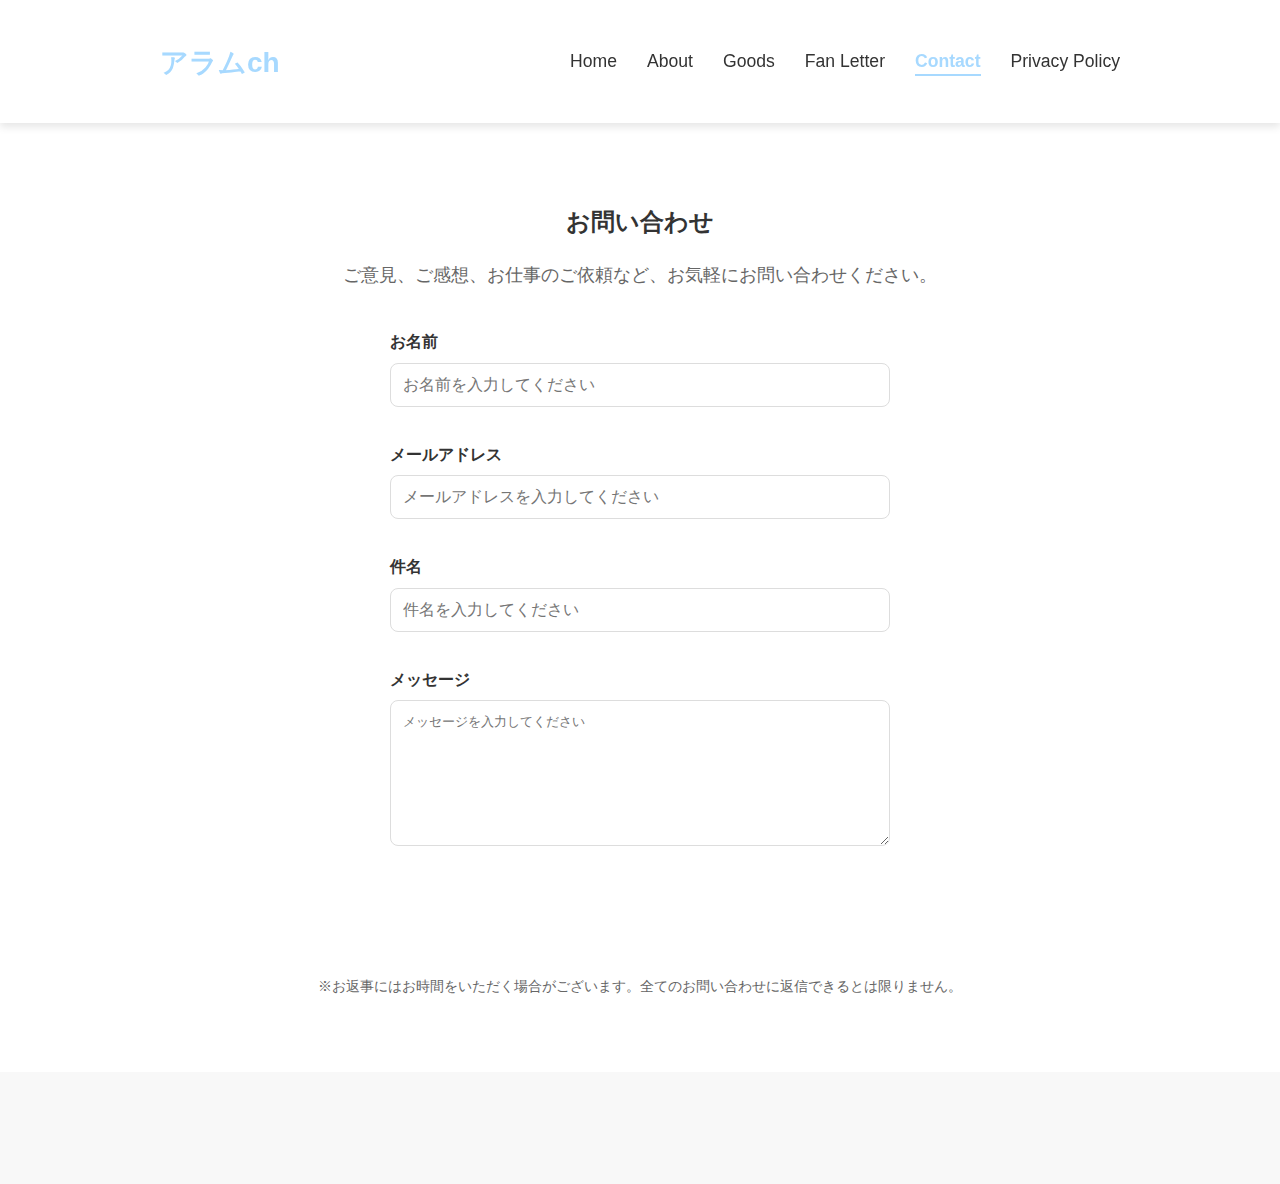
<file: contact.html>
<!DOCTYPE html>
<html lang="ja">
<head>
    <meta charset="UTF-8">
    <meta name="viewport" content="width=device-width, initial-scale=1.0">
    <title>アラムch | Contact</title>
    <link rel="stylesheet" href="style.css">
</head>
<body>
    <header class="main-header">
        <div class="container">
            <h1><a href="index.html" class="site-title">アラムch</a></h1>
            <nav class="main-nav">
                <ul>
                    <li><a href="index.html">Home</a></li>
                    <li><a href="about.html">About</a></li>
                    <li><a href="goods.html">Goods</a></li>
                    <li><a href="fanletter.html">Fan Letter</a></li>
                    <li><a href="contact.html">Contact</a></li>
                    <li><a href="privacy.html">Privacy Policy</a></li>
                </ul>
            </nav>
        </div>
    </header>

    <main>
        <section id="contact-page" class="section-padded">
            <div class="container">
                <h2>お問い合わせ</h2>
                <p class="section-description">
                    ご意見、ご感想、お仕事のご依頼など、お気軽にお問い合わせください。
                </p>
                <form class="contact-form">
                    <div class="form-group">
                        <label for="name">お名前</label>
                        <input type="text" id="name" placeholder="お名前を入力してください" required>
                    </div>
                    <div class="form-group">
                        <label for="email">メールアドレス</label>
                        <input type="email" id="email" placeholder="メールアドレスを入力してください" required>
                    </div>
                    <div class="form-group">
                        <label for="subject">件名</label>
                        <input type="text" id="subject" placeholder="件名を入力してください">
                    </div>
                    <div class="form-group">
                        <label for="message">メッセージ</label>
                        <textarea id="message" placeholder="メッセージを入力してください" rows="8" required></textarea>
                    </div>
                    <button type="submit" class="btn-primary">送信する</button>
                </form>
                <p class="note center">
                    ※お返事にはお時間をいただく場合がございます。全てのお問い合わせに返信できるとは限りません。
                </p>
            </div>
        </section>
    </main>

    <footer class="main-footer">
        <div class="container">
            <p>© 2025 アラムch. All Rights Reserved.</p>
        </div>
    </footer>

    <script src="script.js"></script>
</body>
</html>
</file>
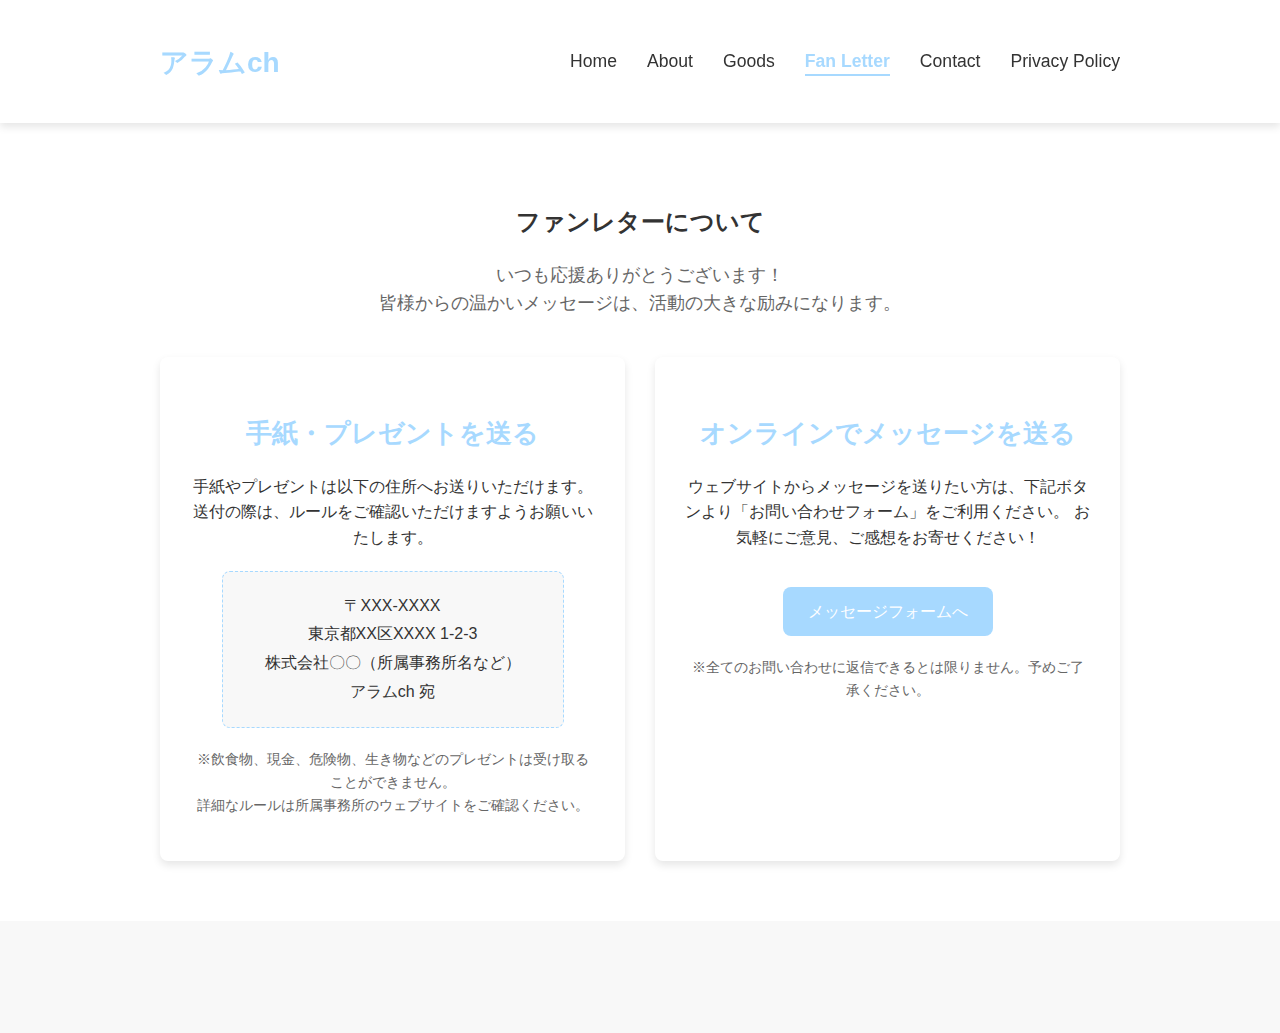
<file: fanletter.html>
<!DOCTYPE html>
<html lang="ja">
<head>
    <meta charset="UTF-8">
    <meta name="viewport" content="width=device-width, initial-scale=1.0">
    <title>アラムch | Fan Letter</title>
    <link rel="stylesheet" href="style.css">
</head>
<body>
    <header class="main-header">
        <div class="container">
            <h1><a href="index.html" class="site-title">アラムch</a></h1>
            <nav class="main-nav">
                <ul>
                    <li><a href="index.html">Home</a></li>
                    <li><a href="about.html">About</a></li>
                    <li><a href="goods.html">Goods</a></li>
                    <li><a href="fanletter.html">Fan Letter</a></li>
                    <li><a href="contact.html">Contact</a></li>
                    <li><a href="privacy.html">Privacy Policy</a></li>
                </ul>
            </nav>
        </div>
    </header>

    <main>
        <section id="fanletter-page" class="section-padded">
            <div class="container">
                <h2>ファンレターについて</h2>
                <p class="section-description">いつも応援ありがとうございます！<br>
                    皆様からの温かいメッセージは、活動の大きな励みになります。
                </p>

                <div class="fanletter-sections">
                    <div class="fanletter-section-item">
                        <h3>手紙・プレゼントを送る</h3>
                        <p>
                            手紙やプレゼントは以下の住所へお送りいただけます。<br>
                            送付の際は、ルールをご確認いただけますようお願いいたします。
                        </p>
                        <div class="address-box">
                            <p>〒XXX-XXXX<br>
                                東京都XX区XXXX 1-2-3<br>
                                株式会社〇〇（所属事務所名など）<br>
                                アラムch 宛</p>
                        </div>
                        <p class="note">
                            ※飲食物、現金、危険物、生き物などのプレゼントは受け取ることができません。<br>
                            詳細なルールは所属事務所のウェブサイトをご確認ください。
                        </p>
                    </div>

                    <div class="fanletter-section-item">
                        <h3>オンラインでメッセージを送る</h3>
                        <p>
                            ウェブサイトからメッセージを送りたい方は、下記ボタンより「お問い合わせフォーム」をご利用ください。
                            お気軽にご意見、ご感想をお寄せください！
                        </p>
                        <a href="contact.html" class="btn-primary">メッセージフォームへ</a>
                        <p class="note">
                            ※全てのお問い合わせに返信できるとは限りません。予めご了承ください。
                        </p>
                    </div>
                </div>
            </div>
        </section>
    </main>

    <footer class="main-footer">
        <div class="container">
            <p>© 2025 アラムch. All Rights Reserved.</p>
        </div>
    </footer>

    <script src="script.js"></script>
</body>
</html>
</file>
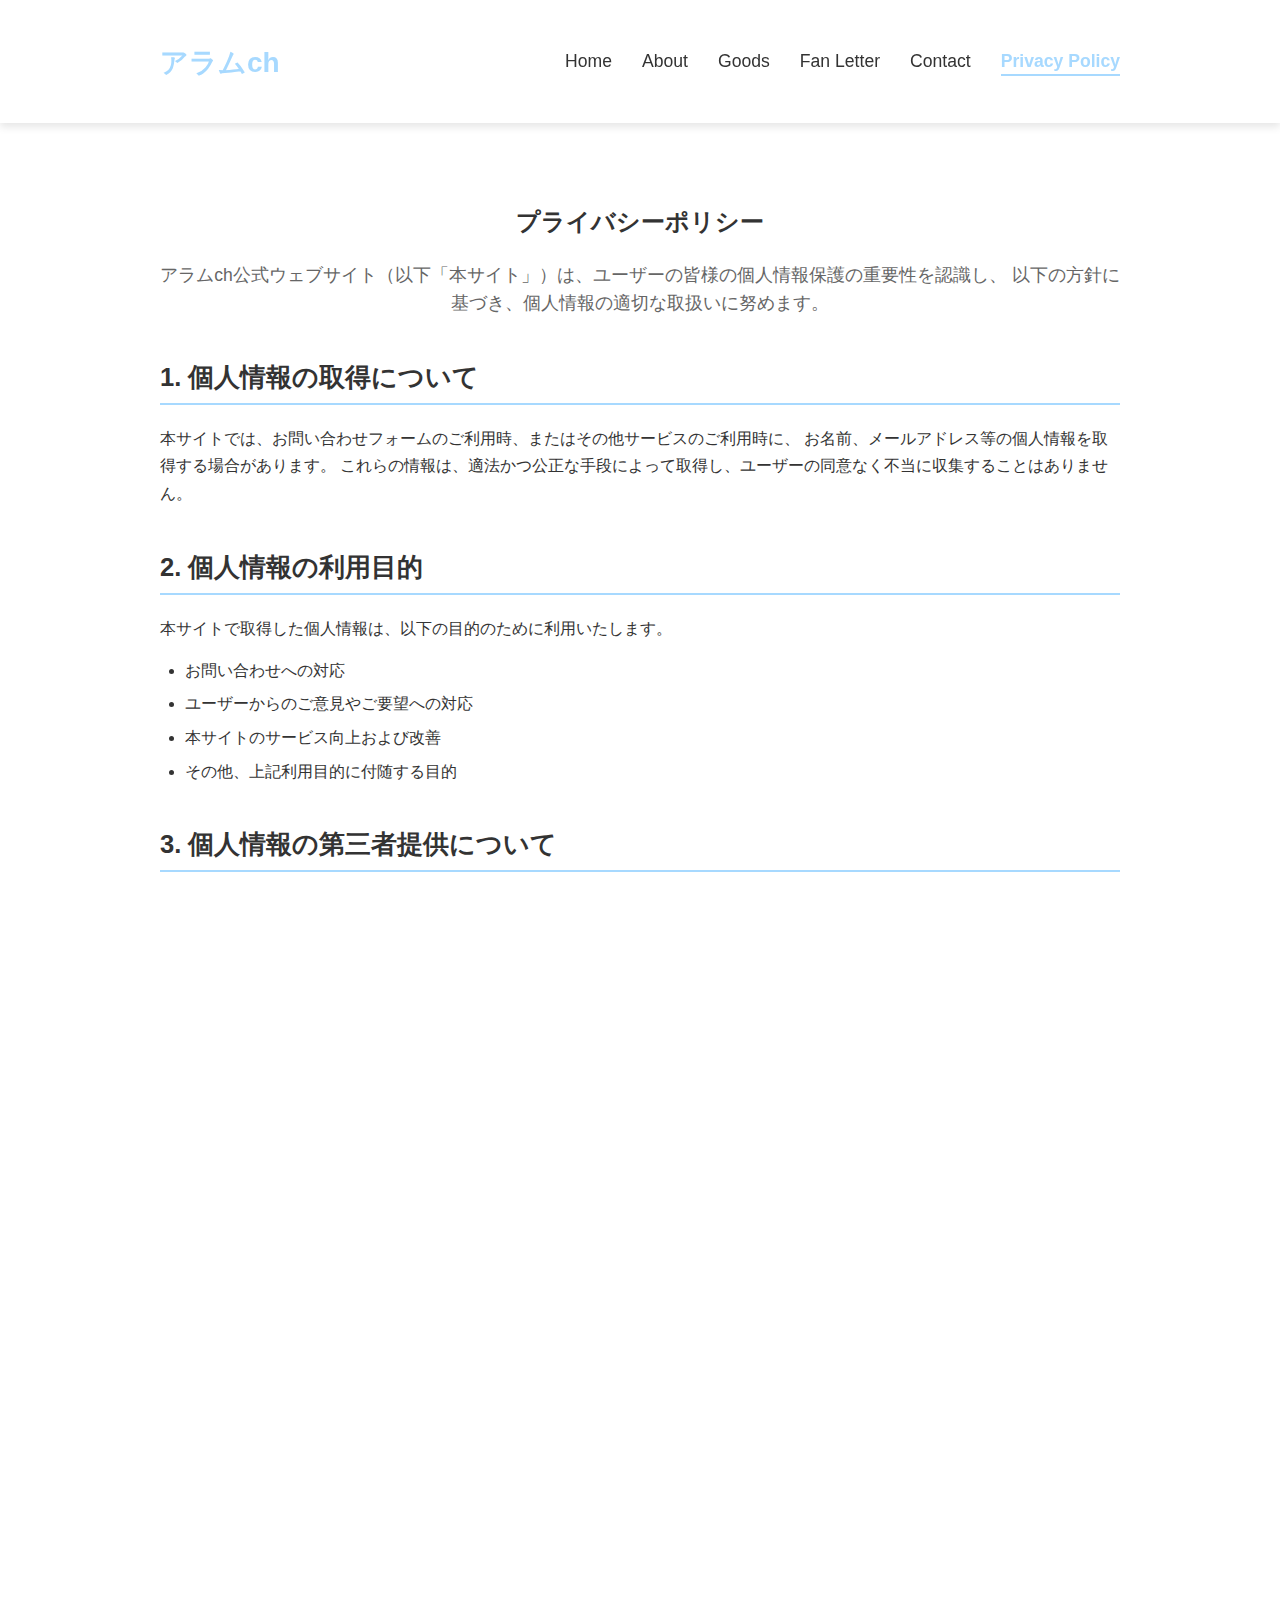
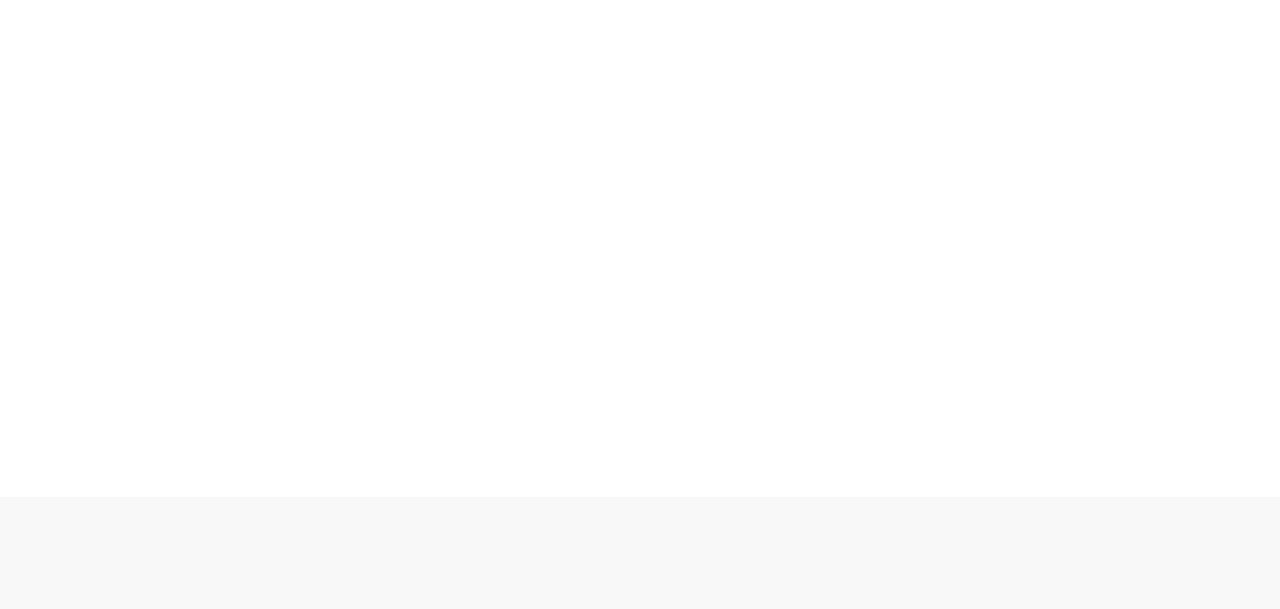
<file: privacy.html>
<!DOCTYPE html>
<html lang="ja">
<head>
    <meta charset="UTF-8">
    <meta name="viewport" content="width=device-width, initial-scale=1.0">
    <title>アラムch | プライバシーポリシー</title>
    <link rel="stylesheet" href="style.css">
</head>
<body>
    <header class="main-header">
        <div class="container">
            <h1><a href="index.html" class="site-title">アラムch</a></h1>
            <nav class="main-nav">
                <ul>
                    <li><a href="index.html">Home</a></li>
                    <li><a href="about.html">About</a></li>
                    <li><a href="goods.html">Goods</a></li>
                    <li><a href="fanletter.html">Fan Letter</a></li>
                    <li><a href="contact.html">Contact</a></li>
                    <li><a href="privacy.html">Privacy Policy</a></li> </ul>
            </nav>
        </div>
    </header>

    <main>
        <section id="privacy-policy-page" class="section-padded">
            <div class="container">
                <h2>プライバシーポリシー</h2>
                <p class="section-description">
                    アラムch公式ウェブサイト（以下「本サイト」）は、ユーザーの皆様の個人情報保護の重要性を認識し、
                    以下の方針に基づき、個人情報の適切な取扱いに努めます。
                </p>

                <div class="privacy-content">
                    <h3>1. 個人情報の取得について</h3>
                    <p>
                        本サイトでは、お問い合わせフォームのご利用時、またはその他サービスのご利用時に、
                        お名前、メールアドレス等の個人情報を取得する場合があります。
                        これらの情報は、適法かつ公正な手段によって取得し、ユーザーの同意なく不当に収集することはありません。
                    </p>

                    <h3>2. 個人情報の利用目的</h3>
                    <p>
                        本サイトで取得した個人情報は、以下の目的のために利用いたします。
                    </p>
                    <ul>
                        <li>お問い合わせへの対応</li>
                        <li>ユーザーからのご意見やご要望への対応</li>
                        <li>本サイトのサービス向上および改善</li>
                        <li>その他、上記利用目的に付随する目的</li>
                    </ul>

                    <h3>3. 個人情報の第三者提供について</h3>
                    <p>
                        本サイトは、法令に定める場合を除き、個人情報を事前にユーザーの同意を得ることなく、
                        第三者に提供することはありません。
                    </p>

                    <h3>4. 個人情報の管理について</h3>
                    <p>
                        本サイトは、個人情報の正確性を保ち、これを安全に管理いたします。
                        個人情報の紛失、破壊、改ざん及び漏洩などを防止するため、不正アクセス、
                        コンピューターウイルス等に対する適正な情報セキュリティ対策を講じます。
                    </p>

                    <h3>5. Cookie（クッキー）について</h3>
                    <p>
                        本サイトでは、より良いサービスを提供するためにCookieを使用する場合があります。
                        Cookieは、ユーザーが本サイトを訪問した際に、ブラウザを通じてユーザーのコンピューターに一時的にデータを保存する仕組みです。
                        これにより、ユーザーのブラウザを識別できるようになりますが、特定の個人を識別できるものではありません。
                        ユーザーはブラウザの設定によりCookieの受け取りを拒否することができますが、
                        その場合、一部サービスが正常に機能しない可能性があります。
                    </p>

                    <h3>6. アクセス解析ツールについて</h3>
                    <p>
                        本サイトでは、Googleアナリティクス等のアクセス解析ツールを利用しています。
                        これらのアクセス解析ツールはトラフィックデータの収集のためにCookieを使用していますが、
                        このトラフィックデータは匿名で収集されており、個人を特定するものではありません。
                        この機能はCookieを無効にすることで収集を拒否することができますので、
                        お使いのブラウザの設定をご確認ください。
                    </p>

                    <h3>7. 免責事項</h3>
                    <p>
                        本サイトからリンクやバナーなどによって他のサイトに移動された場合、
                        移動先のサイトで提供される情報、サービス等について一切の責任を負いません。
                    </p>

                    <h3>8. プライバシーポリシーの変更</h3>
                    <p>
                        本サイトは、個人情報保護に関する日本の法令を遵守するとともに、
                        本ポリシーの内容を適宜見直しその改善に努めます。
                        変更後のプライバシーポリシーは、本サイトに掲載したときから効力を生じるものとします。
                    </p>

                    <h3>9. お問い合わせ</h3>
                    <p>
                        本サイトのプライバシーポリシーに関するお問い合わせは、<a href="contact.html">お問い合わせフォーム</a>よりお願いいたします。
                    </p>

                    <p class="last-updated">最終更新日：2025年6月22日</p>
                </div>
            </div>
        </section>
    </main>

    <footer class="main-footer">
        <div class="container">
            <p>© 2025 アラムch. All Rights Reserved.</p>
        </div>
    </footer>

    <script src="script.js"></script>
</body>
</html>
</file>
<file: style.css>
/* ベーススタイル */
:root {
    --primary-color: #A7D9FF; /* パステルブルー */
    --secondary-color: #F8F8F8; /* 薄いグレー */
    --text-color: #333;
    --light-text-color: #666;
    --white: #ffffff;
    --border-radius: 8px;
    --box-shadow: 0 4px 8px rgba(0, 0, 0, 0.1);
    --transition-speed: 0.3s ease;
}

body {
    font-family: 'Hiragino Kaku Gothic ProN', 'Meiryo', sans-serif;
    margin: 0;
    padding: 0;
    line-height: 1.6;
    color: var(--text-color);
    background-color: var(--secondary-color);
}

.container {
    max-width: 960px;
    margin: 0 auto;
    padding: 0 20px;
}

h1, h2, h3 {
    color: var(--text-color);
    margin-bottom: 20px;
    text-align: center;
}

a {
    text-decoration: none;
    color: var(--primary-color);
    transition: color var(--transition-speed);
}

a:hover {
    color: #8FD0F7; /* 少し濃い目のパステルブルー */
}

/* ボタン */
.btn-primary {
    display: inline-block;
    background-color: var(--primary-color);
    color: var(--white);
    padding: 12px 25px;
    border-radius: var(--border-radius);
    text-align: center;
    transition: background-color var(--transition-speed), transform var(--transition-speed);
    margin-top: 20px;
}

.btn-primary:hover {
    background-color: #8FD0F7;
    transform: translateY(-2px);
}

/* セカンダリボタン */
.btn-secondary {
    display: inline-block;
    background-color: var(--white);
    color: var(--primary-color);
    border: 2px solid var(--primary-color);
    padding: 10px 20px;
    border-radius: var(--border-radius);
    text-align: center;
    transition: all var(--transition-speed);
    margin-top: 20px;
}

.btn-secondary:hover {
    background-color: var(--primary-color);
    color: var(--white);
    transform: translateY(-2px);
}


/* ヘッダー */
.main-header {
    background-color: var(--white);
    padding: 15px 0;
    box-shadow: var(--box-shadow);
    position: sticky;
    top: 0;
    z-index: 1000;
}

.main-header .container {
    display: flex;
    justify-content: space-between;
    align-items: center;
}

.site-title {
    font-size: 28px;
    font-weight: bold;
    color: var(--primary-color);
}

.site-title:hover {
    color: #8FD0F7;
}

.main-nav ul {
    list-style: none;
    margin: 0;
    padding: 0;
    display: flex;
}

.main-nav ul li {
    margin-left: 30px;
}

.main-nav ul li a {
    color: var(--text-color);
    font-weight: 500;
    font-size: 1.1em;
    position: relative;
}

.main-nav ul li a::after {
    content: '';
    position: absolute;
    width: 0;
    height: 2px;
    background: var(--primary-color);
    left: 0;
    bottom: -5px;
    transition: width var(--transition-speed);
}

.main-nav ul li a:hover::after {
    width: 100%;
}

/* ナビゲーションのアクティブリンク */
.main-nav ul li a.active-nav-link {
    color: var(--primary-color);
    font-weight: bold;
}

.main-nav ul li a.active-nav-link::after {
    width: 100%; /* アクティブなリンクは常にアンダーラインを表示 */
    background: var(--primary-color);
}

/* ヒーローセクション */
.hero-section {
    background: linear-gradient(135deg, var(--primary-color) 0%, #E0F7FA 100%); /* グラデーション */
    color: var(--white);
    padding: 80px 0;
    text-align: center;
}

.hero-content {
    background-color: rgba(255, 255, 255, 0.85); /* 半透明の白背景 */
    padding: 40px;
    border-radius: var(--border-radius);
    box-shadow: var(--box-shadow);
    color: var(--text-color);
    max-width: 700px;
    margin: 0 auto;
}

.profile-icon {
    width: 120px;
    height: 120px;
    border-radius: 50%;
    object-fit: cover;
    border: 4px solid var(--white);
    box-shadow: 0 0 0 4px var(--primary-color);
    margin-bottom: 20px;
}

.hero-section h2 {
    font-size: 2.5em;
    margin-bottom: 15px;
    color: var(--primary-color);
}

.hero-section p {
    font-size: 1.2em;
    margin-bottom: 30px;
    color: var(--light-text-color);
}

/* 各セクション共通 */
.section-padded {
    padding: 60px 0;
    background-color: var(--white);
}

.section-light {
    padding: 60px 0;
    background-color: var(--secondary-color);
}

.section-description {
    text-align: center;
    font-size: 1.1em;
    color: var(--light-text-color);
    margin-bottom: 40px;
}

/* About簡易セクション (index.html用) */
.about-brief-content {
    display: flex;
    align-items: center;
    gap: 30px;
    flex-wrap: wrap;
    justify-content: center;
    background-color: var(--secondary-color); /* 背景色を薄いグレーに */
    padding: 30px;
    border-radius: var(--border-radius);
    box-shadow: 0 2px 5px rgba(0,0,0,0.05);
}

.about-brief-image {
    width: 150px;
    height: 150px;
    border-radius: 50%;
    object-fit: cover;
    border: 3px solid var(--primary-color);
    box-shadow: 0 0 0 3px var(--white);
    flex-shrink: 0;
}

.about-brief-text {
    flex: 1;
    min-width: 280px; /* テキストの最小幅 */
    text-align: center; /* テキストを中央寄せ */
}

/* About詳細ページ関連 (about.html用) */
.about-detail-grid {
    display: flex;
    gap: 40px;
    align-items: flex-start;
    flex-wrap: wrap; /* スマホで折り返し */
    justify-content: center;
}

.about-image-wrapper {
    text-align: center;
    min-width: 280px; /* 画像エリアの最小幅 */
    flex-shrink: 0; /* 縮まないように */
}

.about-image-large {
    width: 250px;
    height: 250px;
    border-radius: 50%; /* 丸いアイコン */
    object-fit: cover;
    border: 5px solid var(--primary-color);
    box-shadow: var(--box-shadow);
    margin-bottom: 20px;
}

.about-image-wrapper h3 {
    margin-top: 10px;
    margin-bottom: 5px;
    font-size: 1.8em;
    color: var(--text-color);
}

.tagline {
    font-size: 1.1em;
    color: var(--light-text-color);
    margin-bottom: 20px;
}

.about-text-content {
    flex-grow: 1;
    max-width: 600px; /* テキストコンテンツの最大幅 */
    line-height: 1.8;
}

.about-text-content h3 {
    text-align: left; /* 左寄せ */
    font-size: 1.5em;
    border-bottom: 2px solid var(--primary-color);
    padding-bottom: 5px;
    margin-top: 30px;
    margin-bottom: 15px;
}

.about-text-content h3:first-of-type {
    margin-top: 0; /* 最初は上マージンなし */
}

.about-text-content ul {
    list-style: disc; /* 黒丸リスト */
    padding-left: 20px;
    margin-bottom: 20px;
}

.about-text-content ul li {
    margin-bottom: 8px;
}

.sns-links-inline {
    display: flex;
    gap: 15px;
    margin-top: 30px;
    justify-content: center; /* 中央寄せ */
}

.sns-icon-link {
    display: inline-flex;
    align-items: center;
    justify-content: center;
    width: 45px;
    height: 45px;
    border-radius: 50%;
    background-color: var(--light-text-color); /* デフォルトの背景 */
    color: var(--white);
    font-weight: bold;
    font-size: 0.9em;
    transition: background-color var(--transition-speed), transform var(--transition-speed);
}

.sns-icon-link:hover {
    transform: translateY(-3px);
}

.sns-icon-link.twitter { background-color: #1DA1F2; } /* X (Twitter) */
.sns-icon-link.youtube { background-color: #FF0000; } /* YouTube */
.sns-icon-link.twitch { background-color: #9146FF; } /* Twitch */

/* スケジュールリスト */
.schedule-list {
    list-style: none;
    padding: 0;
    text-align: center;
}

.schedule-list li {
    background-color: var(--white);
    padding: 15px;
    margin-bottom: 10px;
    border-radius: var(--border-radius);
    box-shadow: 0 2px 4px rgba(0, 0, 0, 0.05);
    font-size: 1.1em;
}

.schedule-note {
    text-align: center;
    margin-top: 20px;
    font-size: 0.9em;
    color: var(--light-text-color);
}

/* メディアグリッド */
.media-grid {
    display: grid;
    grid-template-columns: repeat(auto-fit, minmax(300px, 1fr)); /* レスポンシブ対応 */
    gap: 30px;
}

.media-item {
    background-color: var(--white);
    padding: 30px;
    border-radius: var(--border-radius);
    box-shadow: var(--box-shadow);
    text-align: center;
}

.video-container {
    position: relative;
    width: 100%;
    padding-bottom: 56.25%; /* 16:9のアスペクト比 */
    height: 0;
    overflow: hidden;
    margin-bottom: 20px;
}

.video-container iframe {
    position: absolute;
    top: 0;
    left: 0;
    width: 100%;
    height: 100%;
}

.sns-links {
    list-style: none;
    padding: 0;
    display: flex;
    flex-direction: row; /* 横並び */
    justify-content: center; /* 中央寄せ */
    flex-wrap: wrap; /* スマホで折り返し */
    gap: 15px;
}

.sns-link-btn {
    display: inline-flex;
    align-items: center;
    justify-content: center;
    padding: 10px 20px;
    border-radius: var(--border-radius);
    color: var(--white);
    font-weight: bold;
    transition: background-color var(--transition-speed), transform var(--transition-speed);
}

.sns-link-btn.twitter { background-color: #1DA1F2; }
.sns-link-btn.youtube { background-color: #FF0000; }
.sns-link-btn.twitch { background-color: #9146FF; }

.sns-link-btn:hover {
    transform: translateY(-3px);
    opacity: 0.9;
}

/* もっと見るセクション (index.html用) */
.more-sections-grid {
    display: grid;
    grid-template-columns: repeat(auto-fit, minmax(280px, 1fr));
    gap: 30px;
}

.more-section-item {
    background-color: var(--white);
    border-radius: var(--border-radius);
    box-shadow: var(--box-shadow);
    padding: 30px;
    text-align: center;
    transition: transform 0.3s ease-out;
}

.more-section-item:hover {
    transform: translateY(-5px);
}

.more-section-item h3 {
    font-size: 1.5em;
    margin-bottom: 15px;
    color: var(--primary-color);
}

.more-section-item p {
    color: var(--light-text-color);
    margin-bottom: 25px;
    min-height: 40px; /* テキストの高さがバラバラでもレイアウトが崩れにくいように */
}


/* グッズページ関連 (goods.html用) */
.goods-grid {
    display: grid;
    grid-template-columns: repeat(auto-fit, minmax(280px, 1fr));
    gap: 30px;
}

.goods-item {
    background-color: var(--white);
    border-radius: var(--border-radius);
    box-shadow: var(--box-shadow);
    padding: 25px;
    text-align: center;
    transition: transform 0.3s ease-out;
}

.goods-item:hover {
    transform: translateY(-5px);
}

.goods-image {
    width: 100%;
    height: 200px; /* 固定の高さ */
    object-fit: cover; /* 画像がはみ出さないように */
    border-radius: var(--border-radius);
    margin-bottom: 20px;
}

.goods-item h3 {
    font-size: 1.4em;
    margin-bottom: 10px;
    color: var(--text-color);
}

.goods-price {
    font-size: 1.2em;
    font-weight: bold;
    color: var(--primary-color);
    margin-bottom: 15px;
}

.goods-description {
    font-size: 0.95em;
    color: var(--light-text-color);
    line-height: 1.6;
    min-height: 60px; /* 説明文の高さがバラバラでもレイアウトが崩れにくいように */
    margin-bottom: 25px;
}


/* ファンレターページ関連 (fanletter.html用) */
.fanletter-sections {
    display: flex;
    flex-wrap: wrap; /* スマホで折り返し */
    gap: 30px;
    justify-content: center;
}

.fanletter-section-item {
    background-color: var(--white);
    border-radius: var(--border-radius);
    box-shadow: var(--box-shadow);
    padding: 30px;
    flex: 1; /* 均等な幅 */
    min-width: 300px; /* 最小幅 */
    text-align: center;
}

.fanletter-section-item h3 {
    font-size: 1.6em;
    margin-bottom: 20px;
    color: var(--primary-color);
}

.address-box {
    background-color: var(--secondary-color);
    border: 1px dashed var(--primary-color);
    padding: 20px;
    border-radius: var(--border-radius);
    margin: 20px auto;
    max-width: 300px;
}

.address-box p {
    margin: 0;
    line-height: 1.8;
    color: var(--text-color);
}

.note {
    font-size: 0.9em;
    color: var(--light-text-color);
    margin-top: 20px;
}

.note.center {
    text-align: center;
}


/* お問い合わせフォーム (contact.html用) */
.contact-form {
    display: flex;
    flex-direction: column;
    gap: 15px;
    max-width: 500px;
    margin: 0 auto;
}

.form-group {
    margin-bottom: 20px;
    text-align: left; /* ラベルと入力欄を左寄せに */
}

.form-group label {
    display: block; /* ラベルをブロック要素にして改行 */
    font-weight: bold;
    margin-bottom: 8px;
    color: var(--text-color);
}

.contact-form input[type="text"],
.contact-form input[type="email"],
.contact-form textarea {
    padding: 12px;
    border: 1px solid #ddd;
    border-radius: var(--border-radius);
    font-size: 1em;
    width: 100%;
    box-sizing: border-box; /* パディングを含めて幅を計算 */
}

.contact-form textarea {
    resize: vertical; /* 縦方向のみリサイズ可能 */
}

.contact-form button {
    cursor: pointer;
}


/* フッター */
.main-footer {
    background-color: var(--text-color);
    color: var(--white);
    padding: 20px 0;
    text-align: center;
    font-size: 0.9em;
}

/* レスポンシブデザイン */
@media (max-width: 768px) {
    .main-header .container {
        flex-direction: column;
        text-align: center;
    }

    .main-nav ul {
        margin-top: 15px;
        flex-wrap: wrap; /* ナビメニューを折り返す */
        justify-content: center;
    }

    .main-nav ul li {
        margin: 0 10px 10px; /* 余白調整 */
    }

    .hero-section h2 {
        font-size: 2em;
    }

    .hero-section p {
        font-size: 1em;
    }

    /* About簡易セクション (index.html) */
    .about-brief-image {
        width: 120px;
        height: 120px;
        margin-bottom: 15px;
    }
    .about-brief-content {
        flex-direction: column;
        text-align: center;
    }

    /* About詳細ページ */
    .about-image-large {
        width: 180px;
        height: 180px;
    }

    .about-detail-grid {
        gap: 20px;
    }

    .about-text-content {
        min-width: unset; /* 最小幅を解除 */
    }

    .media-grid {
        grid-template-columns: 1fr; /* スマホでは1列表示 */
    }

    /* グッズページ */
    .goods-image {
        height: 150px; /* スマホでの画像高さを調整 */
    }
}

/* --- プライバシーポリシーページ関連 (privacy.html用) --- */
.privacy-content h3 {
    text-align: left; /* 左寄せ */
    font-size: 1.6em;
    border-bottom: 2px solid var(--primary-color);
    padding-bottom: 5px;
    margin-top: 40px; /* 各セクション間の間隔 */
    margin-bottom: 20px;
}

.privacy-content h3:first-of-type {
    margin-top: 0; /* ページ先頭のH3は上マージンなし */
}

.privacy-content p {
    margin-bottom: 15px;
    line-height: 1.7;
}

.privacy-content ul {
    list-style: disc; /* 黒丸リスト */
    padding-left: 25px;
    margin-bottom: 20px;
}

.privacy-content ul li {
    margin-bottom: 8px;
    line-height: 1.6;
}

.last-updated {
    text-align: right;
    font-size: 0.9em;
    color: var(--light-text-color);
    margin-top: 50px;
}
</file>
